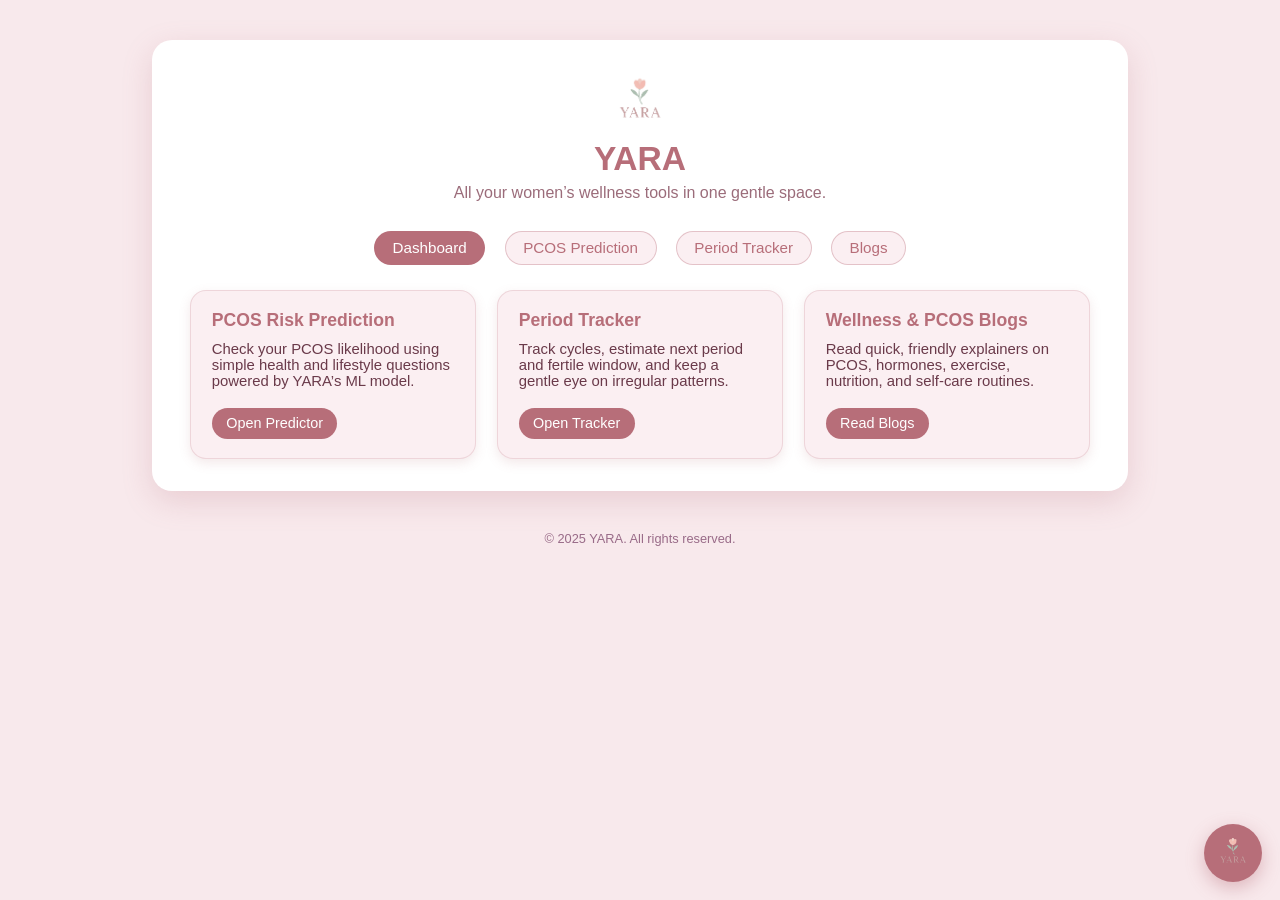
<file: frontend/index.html>
<!DOCTYPE html>
<html lang="en">
<head>
  <meta charset="UTF-8" />
  <meta name="viewport" content="width=device-width, initial-scale=1.0"/>
  <title>YARA — Wellness Dashboard</title>
  <link rel="stylesheet" href="style.css" />
</head>
<body>
  <div class="dashboard-shell">
    <header class="dashboard-header">
      <img src="assets/yara-logo.png" alt="YARA Logo" class="logo" />
      <h1>YARA</h1>
      <p>All your women’s wellness tools in one gentle space.</p>
    </header>

    <nav class="nav-tabs">
      <a href="index.html" class="nav-tab active">Dashboard</a>
      <a href="pcos.html" class="nav-tab">PCOS Prediction</a>
      <a href="tracker.html" class="nav-tab">Period Tracker</a>
      <a href="blogs.html" class="nav-tab">Blogs</a>
    </nav>

    <section class="card-grid">
      <article class="feature-card">
        <h2>PCOS Risk Prediction</h2>
        <p>Check your PCOS likelihood using simple health and lifestyle questions powered by YARA’s ML model.</p>
        <a href="pcos.html">Open Predictor</a>
      </article>

      <article class="feature-card">
        <h2>Period Tracker</h2>
        <p>Track cycles, estimate next period and fertile window, and keep a gentle eye on irregular patterns.</p>
        <a href="tracker.html">Open Tracker</a>
      </article>

      <article class="feature-card">
        <h2>Wellness & PCOS Blogs</h2>
        <p>Read quick, friendly explainers on PCOS, hormones, exercise, nutrition, and self‑care routines.</p>
        <a href="blogs.html">Read Blogs</a>
      </article>
    </section>
  </div>

  <!-- Sakhi floating assistant -->
  <button id="sakhi-toggle" class="sakhi-button" type="button" title="Chat with Sakhi">
    <img src="assets/yara-logo.png" alt="Sakhi" />
  </button>

  <div id="sakhi-panel" class="sakhi-panel hidden">
    <div class="sakhi-panel-header">
      <span>🩷 Sakhi</span>
      <button class="sakhi-close" id="sakhi-close" type="button">&times;</button>
    </div>
    <div id="sakhi-messages" class="sakhi-messages"></div>
    <div class="sakhi-input-row">
      <input id="sakhi-input" type="text" placeholder="Ask about your cycle, mood..." />
      <button id="sakhi-send" type="button">Send</button>
    </div>
  </div>
<footer style="margin-top:2rem; text-align:center; font-size:0.8rem; color:#996b88;">
  © 2025 YARA. All rights reserved.
</footer>

  <script src="sakhi.js"></script>
</body>
</html>
</file>
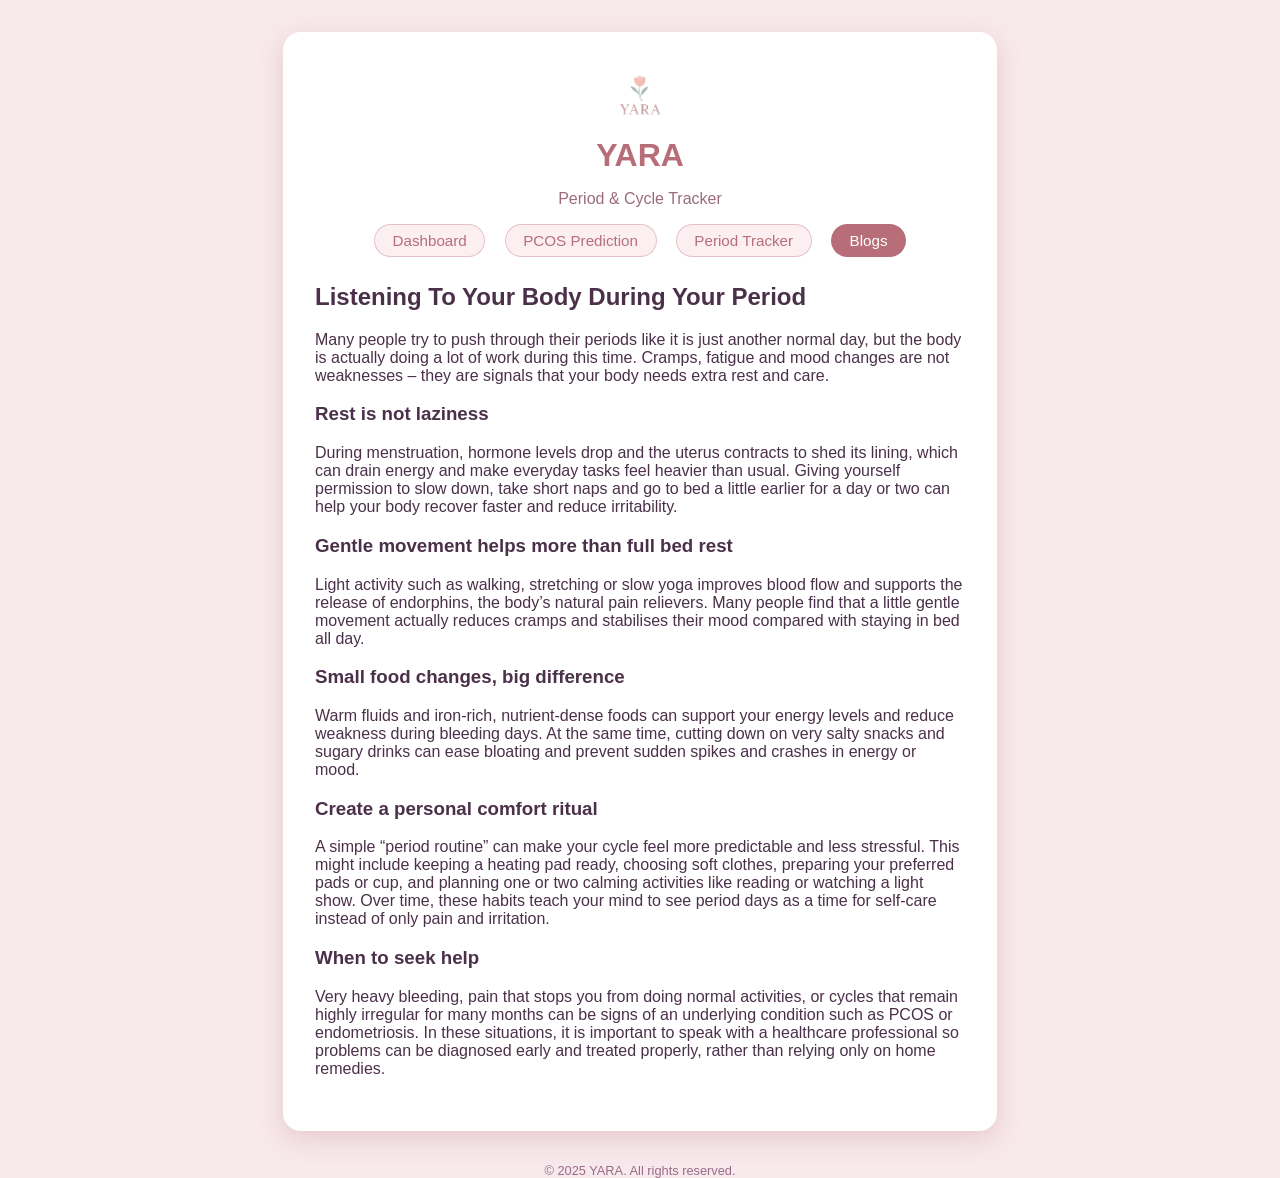
<file: frontend/blog-body.html>
<!DOCTYPE html>
<html lang="en">
<head>
  <meta charset="UTF-8" />
  <meta name="viewport" content="width=device-width, initial-scale=1.0" />
  <title>YARA Blog – Listening To Your Body During Your Period</title>
  <link rel="stylesheet" href="style.css" />
</head>
<body>
  <div class="container">
    <header>
      <img src="assets/yara-logo.png" alt="YARA Logo" class="logo" />
      <h1>YARA</h1>
      <p class="tagline">Period & Cycle Tracker</p>

      <nav class="nav-tabs">
        <a href="index.html" class="nav-tab">Dashboard</a>
        <a href="pcos.html" class="nav-tab">PCOS Prediction</a>
        <a href="tracker.html" class="nav-tab">Period Tracker</a>
        <a href="blogs.html" class="nav-tab active">Blogs</a>
      </nav>
    </header>

    <main class="blog-article">
      <h2>Listening To Your Body During Your Period</h2>
      <p>
        Many people try to push through their periods like it is just another normal day,
        but the body is actually doing a lot of work during this time. Cramps, fatigue and
        mood changes are not weaknesses – they are signals that your body needs extra rest
        and care.
      </p>

      <h3>Rest is not laziness</h3>
      <p>
        During menstruation, hormone levels drop and the uterus contracts to shed its
        lining, which can drain energy and make everyday tasks feel heavier than usual.
        Giving yourself permission to slow down, take short naps and go to bed a little
        earlier for a day or two can help your body recover faster and reduce irritability.
      </p>

      <h3>Gentle movement helps more than full bed rest</h3>
      <p>
        Light activity such as walking, stretching or slow yoga improves blood flow and
        supports the release of endorphins, the body’s natural pain relievers. Many people
        find that a little gentle movement actually reduces cramps and stabilises their
        mood compared with staying in bed all day.
      </p>

      <h3>Small food changes, big difference</h3>
      <p>
        Warm fluids and iron‑rich, nutrient‑dense foods can support your energy levels and
        reduce weakness during bleeding days. At the same time, cutting down on very salty
        snacks and sugary drinks can ease bloating and prevent sudden spikes and crashes in
        energy or mood.
      </p>

      <h3>Create a personal comfort ritual</h3>
      <p>
        A simple “period routine” can make your cycle feel more predictable and less
        stressful. This might include keeping a heating pad ready, choosing soft clothes,
        preparing your preferred pads or cup, and planning one or two calming activities
        like reading or watching a light show. Over time, these habits teach your mind to
        see period days as a time for self‑care instead of only pain and irritation.
      </p>

      <h3>When to seek help</h3>
      <p>
        Very heavy bleeding, pain that stops you from doing normal activities, or cycles
        that remain highly irregular for many months can be signs of an underlying
        condition such as PCOS or endometriosis. In these situations, it is important to
        speak with a healthcare professional so problems can be diagnosed early and
        treated properly, rather than relying only on home remedies.
      </p>
    </main>
  </div>
  <footer style="margin-top:2rem; text-align:center; font-size:0.8rem; color:#996b88;">
  © 2025 YARA. All rights reserved.
</footer>

</body>
</html>
</file>
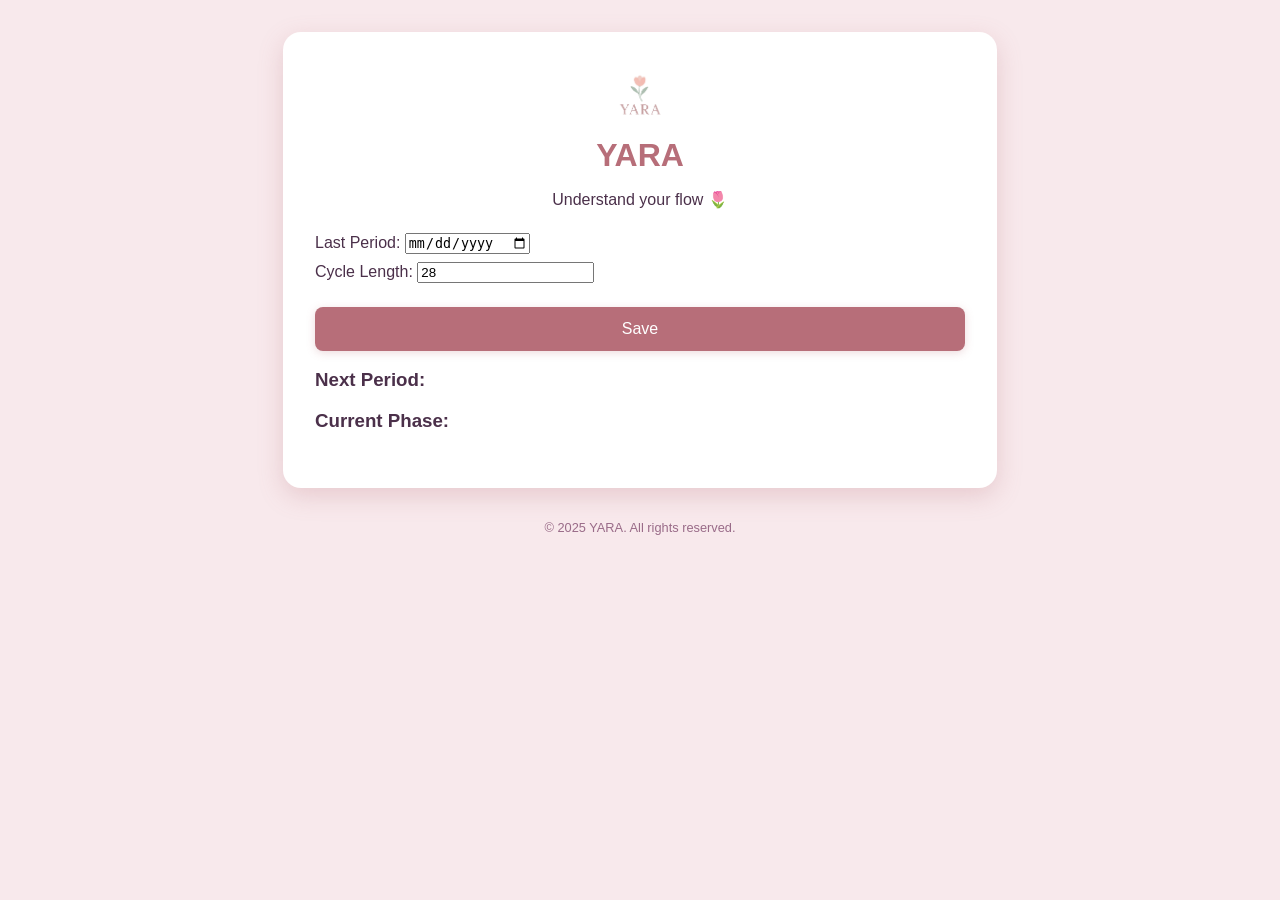
<file: frontend/cycle.html>
<!DOCTYPE html>
<html lang="en">
<head>
  <title>YARA — Cycle Tracker</title>
  <link rel="stylesheet" href="style.css" />
  <script defer src="tracker.js"></script>
</head>
<body>
  <div class="container">
    <header>
      <img src="assets/yara-logo.png" class="logo" />
      <h1>YARA</h1>
      <p>Understand your flow 🌷</p>
    </header>

    <form id="log-form">
      <label>Last Period:
        <input type="date" name="start_date" required />
      </label>
      <label>Cycle Length:
        <input type="number" name="cycle_length" value="28" required />
      </label>
      <button type="submit">Save</button>
    </form>

    <section id="summary" class="hidden">
      <h3>Next Period: <span id="next-date"></span></h3>
      <h3>Current Phase: <span id="phase"></span></h3>
    </section>

    <div id="calendar"></div>
  </div>
  <footer style="margin-top:2rem; text-align:center; font-size:0.8rem; color:#996b88;">
  © 2025 YARA. All rights reserved.
</footer>

</body>
</html>
</file>
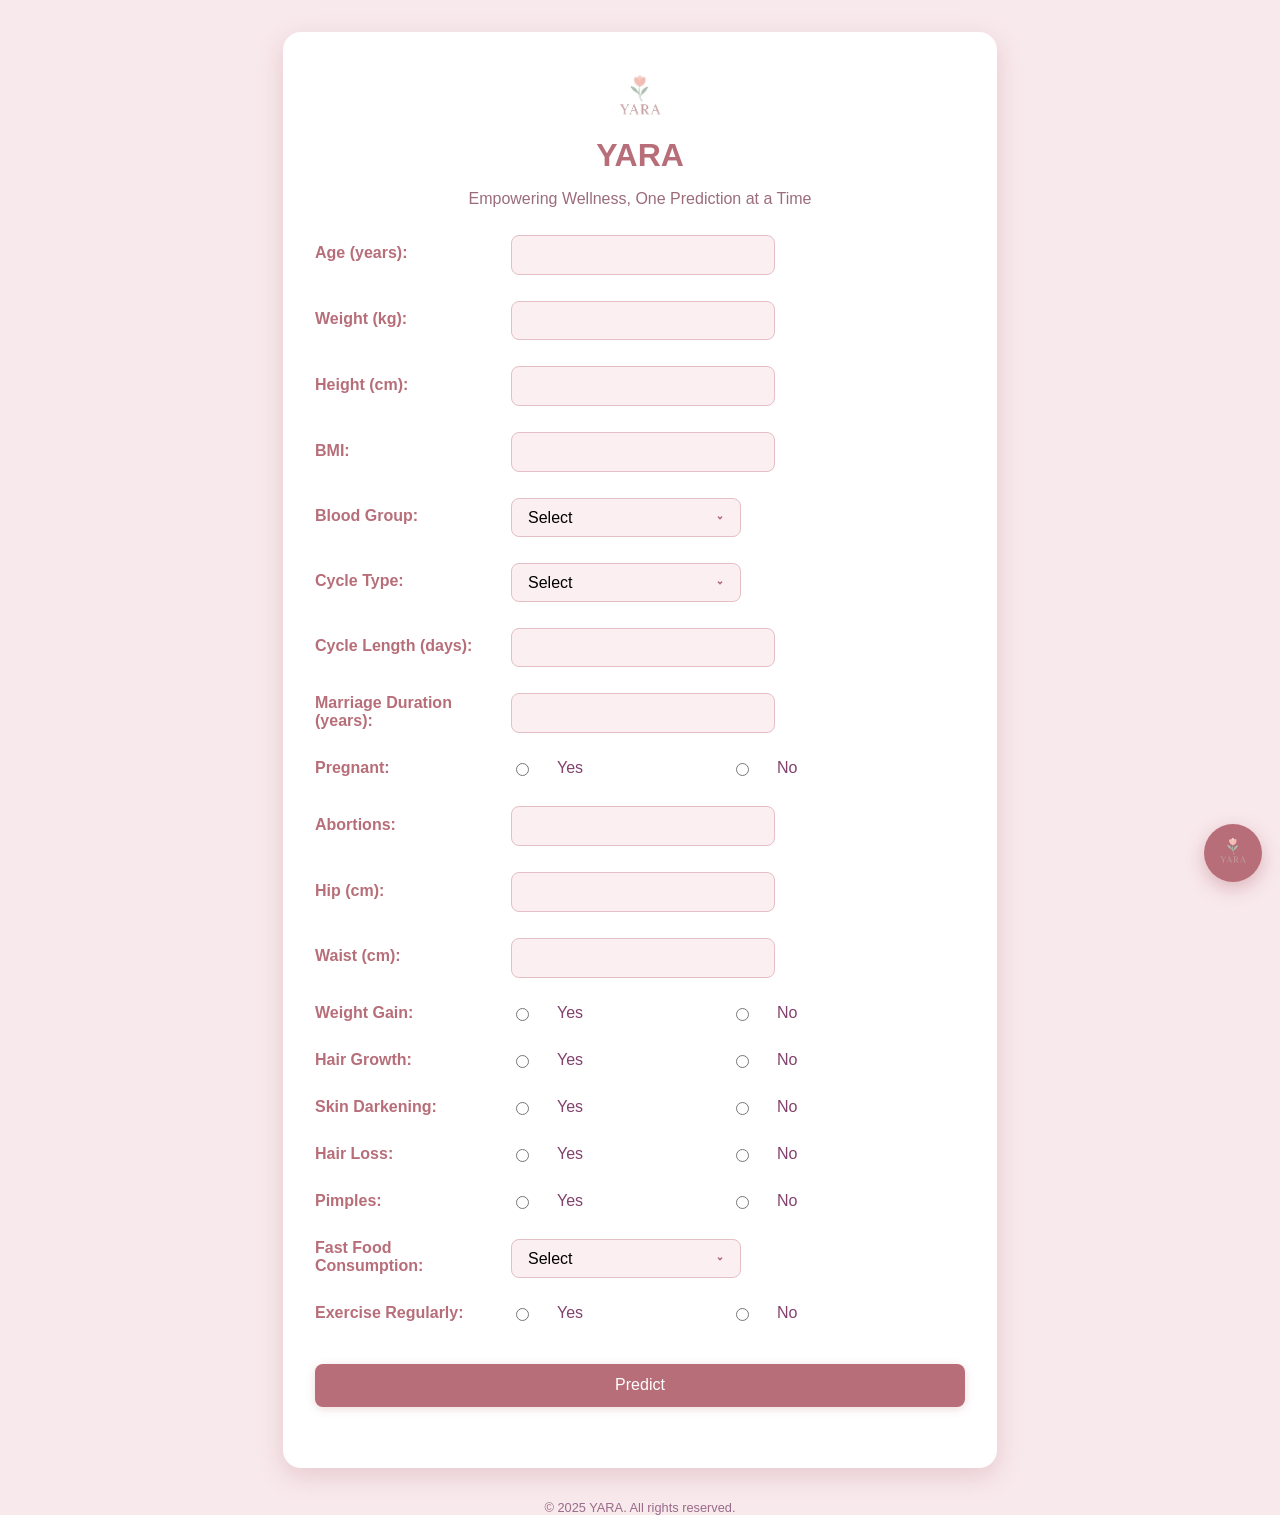
<file: frontend/pcos.html>
<!DOCTYPE html>
<html lang="en">
<head>
  <meta charset="UTF-8" />
  <meta name="viewport" content="width=device-width, initial-scale=1.0"/>
  <title>YARA — PCOS Predictor</title>
  <link rel="stylesheet" href="style.css"/>
  <script defer src="script.js"></script>
</head>
<body>
  <div class="container">
    <header>
      <img src="assets/yara-logo.png" alt="YARA Logo" class="logo" />
      <h1>YARA</h1>
      <p class="tagline">Empowering Wellness, One Prediction at a Time</p>
    </header>

    <form id="pcos-form">
      <div class="form-row">
        <label for="age">Age (years):</label>
        <input name="age" id="age" type="number" required />
      </div>
      <div class="form-row">
        <label for="weight">Weight (kg):</label>
        <input name="weight" id="weight" type="number" required />
      </div>
      <div class="form-row">
        <label for="height">Height (cm):</label>
        <input name="height" id="height" type="number" required />
      </div>
      <div class="form-row">
        <label for="bmi">BMI:</label>
        <input name="bmi" id="bmi" type="number" step="0.1" required />
      </div>

      <div class="form-row">
        <label for="blood_group">Blood Group:</label>
        <select name="blood_group" id="blood_group" required>
          <option value="">Select</option>
          <option value="11">A+</option>
          <option value="12">A−</option>
          <option value="13">B+</option>
          <option value="14">B−</option>
          <option value="15">AB+</option>
          <option value="16">AB−</option>
          <option value="17">O+</option>
          <option value="18">O−</option>
        </select>
      </div>

      <div class="form-row">
        <label for="cycle">Cycle Type:</label>
        <select name="cycle" id="cycle" required>
          <option value="">Select</option>
          <option value="2">Regular</option>
          <option value="4">Irregular</option>
        </select>
      </div>

      <div class="form-row">
        <label for="cycle_length">Cycle Length (days):</label>
        <input name="cycle_length" id="cycle_length" type="number" required />
      </div>
      <div class="form-row">
        <label for="marriage_years">Marriage Duration (years):</label>
        <input name="marriage_years" id="marriage_years" type="number" required />
      </div>

      <div class="form-row">
        <label>Pregnant:</label>
        <div class="radio-group">
          <input type="radio" id="pregnant_yes" name="pregnant" value="1" required>
          <label for="pregnant_yes">Yes</label>
          <input type="radio" id="pregnant_no" name="pregnant" value="0">
          <label for="pregnant_no">No</label>
        </div>
      </div>

      <div class="form-row">
        <label for="abortions">Abortions:</label>
        <input name="abortions" id="abortions" type="number" required />
      </div>
      <div class="form-row">
        <label for="hip">Hip (cm):</label>
        <input name="hip" id="hip" type="number" required />
      </div>
      <div class="form-row">
        <label for="waist">Waist (cm):</label>
        <input name="waist" id="waist" type="number" required />
      </div>

      <div class="form-row">
        <label>Weight Gain:</label>
        <div class="radio-group">
          <input type="radio" id="weight_gain_yes" name="weight_gain" value="1" required>
          <label for="weight_gain_yes">Yes</label>
          <input type="radio" id="weight_gain_no" name="weight_gain" value="0">
          <label for="weight_gain_no">No</label>
        </div>
      </div>

      <div class="form-row">
        <label>Hair Growth:</label>
        <div class="radio-group">
          <input type="radio" id="hair_growth_yes" name="hair_growth" value="1" required>
          <label for="hair_growth_yes">Yes</label>
          <input type="radio" id="hair_growth_no" name="hair_growth" value="0">
          <label for="hair_growth_no">No</label>
        </div>
      </div>

      <div class="form-row">
        <label>Skin Darkening:</label>
        <div class="radio-group">
          <input type="radio" id="skin_darkening_yes" name="skin_darkening" value="1" required>
          <label for="skin_darkening_yes">Yes</label>
          <input type="radio" id="skin_darkening_no" name="skin_darkening" value="0">
          <label for="skin_darkening_no">No</label>
        </div>
      </div>

      <div class="form-row">
        <label>Hair Loss:</label>
        <div class="radio-group">
          <input type="radio" id="hair_loss_yes" name="hair_loss" value="1" required>
          <label for="hair_loss_yes">Yes</label>
          <input type="radio" id="hair_loss_no" name="hair_loss" value="0">
          <label for="hair_loss_no">No</label>
        </div>
      </div>

      <div class="form-row">
        <label>Pimples:</label>
        <div class="radio-group">
          <input type="radio" id="pimples_yes" name="pimples" value="1" required>
          <label for="pimples_yes">Yes</label>
          <input type="radio" id="pimples_no" name="pimples" value="0">
          <label for="pimples_no">No</label>
        </div>
      </div>

      <div class="form-row">
        <label for="fast_food">Fast Food Consumption:</label>
        <select name="fast_food" id="fast_food" required>
          <option value="">Select</option>
          <option value="1">Frequently</option>
          <option value="2">Occasionally</option>
          <option value="3">Rarely</option>
        </select>
      </div>

      <div class="form-row">
        <label>Exercise Regularly:</label>
        <div class="radio-group">
          <input type="radio" id="exercise_yes" name="exercise" value="1" required>
          <label for="exercise_yes">Yes</label>
          <input type="radio" id="exercise_no" name="exercise" value="0">
          <label for="exercise_no">No</label>
        </div>
      </div>

      <button type="submit">Predict</button>
    </form>

    <h3 id="result"></h3>
  </div>

  <button id="sakhi-toggle" class="sakhi-button" type="button" title="Chat with Sakhi">
    <img src="assets/yara-logo.png" alt="Sakhi" />
  </button>

  <div id="sakhi-panel" class="sakhi-panel hidden">
    <div class="sakhi-panel-header">
      <span>🩷 Sakhi</span>
      <button class="sakhi-close" id="sakhi-close" type="button">&times;</button>
    </div>
    <div id="sakhi-messages" class="sakhi-messages"></div>
    <div class="sakhi-input-row">
      <input id="sakhi-input" type="text" placeholder="Ask about your cycle, mood..." />
      <button id="sakhi-send" type="button">Send</button>
    </div>
  </div>

  <footer style="margin-top:2rem; text-align:center; font-size:0.8rem; color:#996b88;">
    © 2025 YARA. All rights reserved.
  </footer>
</body>
</html>
</file>
<file: frontend/style.css>
:root {
  /* main heading color */
  --accent-dark: #b76e79;

  /* derived palette from h1 */
  --primary-bg: #f8e9ec;       /* page background (light h1) */
  --form-bg: #ffffff;
  --accent: var(--accent-dark); /* buttons, focus, etc. */
  --label-color: var(--accent-dark);
  --radio-color: var(--accent-dark);
  --input-bg: #fbeff2;         /* very light h1 */
  --input-border: #e4bfc5;
  --dropdown-bg: #fbeff2;
  --dropdown-arrow: var(--accent-dark);
}

body {
  font-family: 'Segoe UI', sans-serif;
  background: var(--primary-bg);
  margin: 0;
  padding: 0;
  color: #4b304a;
}

.container {
  max-width: 650px;
  margin: 2rem auto;
  padding: 2.3rem 2rem;
  background: var(--form-bg);
  border-radius: 18px;
  box-shadow: 0 8px 24px rgba(183, 110, 121, 0.25);
}

.logo {
  height: 60px;
  display: block;
  margin: 0 auto 0.5rem;
}

header {
  text-align: center;
  margin-bottom: 1.5rem;
}

h1 {
  font-size: 2rem;
  color: var(--accent-dark);   /* main brand color */
  margin: 0.5rem 0;
}

.tagline {
  color: #9b6c7a;
  font-size: 1rem;
}

form {
  display: flex;
  flex-direction: column;
  gap: 0.5em;
}

.form-row {
  display: flex;
  align-items: center;
  margin-bottom: 15px;
  flex-wrap: wrap;
}

.form-row label {
  width: 180px;
  min-width: 140px;
  font-weight: 600;
  margin-right: 16px;
  color: var(--label-color);   /* same family as h1 */
  flex-shrink: 0;
}

.form-row input[type="number"],
.form-row input[type="text"],
.form-row select {
  flex: 1;
  max-width: 230px;
  padding: 0.62em 1em;
  border-radius: 8px;
  border: 1.5px solid var(--input-border);
  background: var(--input-bg);
  font-size: 1rem;
  margin-top: 3px;
  transition: border 0.2s, background 0.2s;
}

.form-row select:focus,
.form-row input:focus {
  outline: none;
  border: 1.5px solid var(--accent);  /* h1 color */
  background: #fff;
}

.form-row select {
  appearance: none;
  background:
    var(--dropdown-bg)
    url("data:image/svg+xml;utf8,<svg fill='%23b76e79' height='16' viewBox='0 0 20 20' width='16' xmlns='http://www.w3.org/2000/svg'><path d='M7.293 9.293a1 1 0 0 1 1.414 0L10 10.586l1.293-1.293a1 1 0 1 1 1.414 1.414l-2 2a1 1 0 0 1-1.414 0l-2-2a1 1 0 0 1 0-1.414z'/></svg>")
    no-repeat right 0.75em center/1em 1em !important;
  padding-right: 2.3em;
  border: 1.5px solid var(--input-border);
}

.radio-group {
  display: flex;
  gap: 1.5em;
  align-items: center;
  margin: 3px 0;
}

.radio-group input[type="radio"] {
  accent-color: var(--radio-color);   /* h1 color */
  margin-right: 4px;
}

.radio-group label {
  font-weight: 400;
  color: #82416d;
  margin-right: 10px;
  width: auto;
}

button[type="submit"] {
  background: var(--accent);          /* h1 color */
  color: #fff;
  font-size: 1rem;
  border-radius: 8px;
  border: none;
  padding: 0.8rem 1.5rem;
  box-shadow: 0 2px 8px rgba(183,110,121,0.25);
  cursor: pointer;
  margin-top: 16px;
  transition: background 0.18s;
}

button[type="submit"]:hover {
  background: #9b5d67;               /* slightly darker than h1 */
}

h3#result {
  margin-top: 1.5rem;
  text-align: center;
  color: var(--accent-dark);         /* h1 color */
}

@media (max-width: 600px) {
  .container {
    padding: 1.1rem 4vw;
    max-width: 99vw;
  }
  .form-row {
    flex-direction: column;
    align-items: stretch;
    gap: 4px;
  }
  .form-row label {
    width: 100%;
    min-width: 0;
    margin-bottom: 2px;
  }
}
/* ---- DASHBOARD LAYOUT ---- */

.dashboard-shell {
  max-width: 900px;
  margin: 2.5rem auto;
  padding: 2rem 2.4rem;
  background: var(--form-bg);
  border-radius: 20px;
  box-shadow: 0 10px 30px rgba(183,110,121,0.22);
}

.dashboard-header {
  text-align: center;
  margin-bottom: 1.8rem;
}

.dashboard-header h1 {
  font-size: 2.1rem;
  color: var(--accent-dark);   /* same as main h1 */
  margin: 0.4rem 0;
}

.dashboard-header p {
  color: #9b6c7a;
  margin: 0;
}

.nav-tabs {
  display: flex;
  justify-content: center;
  gap: 1.2rem;
  margin-bottom: 1.6rem;
  flex-wrap: wrap;
}

.nav-tab {
  padding: 0.45rem 1.1rem;
  border-radius: 999px;
  border: 1px solid rgba(183,110,121,0.35);
  background: #fbeff2;
  color: var(--accent-dark);
  font-size: 0.95rem;
  text-decoration: none;
  transition: background 0.18s, color 0.18s, transform 0.1s;
}

.nav-tab:hover {
  background: var(--accent-dark);
  color: #fff;
  transform: translateY(-1px);
}

.nav-tab.active {
  background: var(--accent-dark);
  color: #fff;
}

.card-grid {
  display: grid;
  grid-template-columns: repeat(auto-fit, minmax(230px, 1fr));
  gap: 1.3rem;
}

.feature-card {
  background: #fbeff2;
  border-radius: 16px;
  padding: 1.2rem 1.3rem;
  border: 1px solid rgba(183,110,121,0.2);
  box-shadow: 0 4px 12px rgba(183,110,121,0.16);
  display: flex;
  flex-direction: column;
  gap: 0.6rem;
}

.feature-card h2 {
  margin: 0;
  font-size: 1.1rem;
  color: var(--accent-dark);
}

.feature-card p {
  margin: 0;
  font-size: 0.93rem;
  color: #6a3a4a;
}

.feature-card a {
  align-self: flex-start;
  margin-top: 0.6rem;
  padding: 0.45rem 0.9rem;
  border-radius: 999px;
  background: var(--accent-dark);
  color: #fff;
  font-size: 0.9rem;
  text-decoration: none;
  border: none;
  cursor: pointer;
  transition: background 0.18s, transform 0.1s;
}

.feature-card a:hover {
  background: #9b5d67;
  transform: translateY(-1px);
}

@media (max-width: 600px) {
  .dashboard-shell {
    padding: 1.5rem 1.2rem;
    margin: 1.5rem auto;
  }
}
.day-modal {
  position: fixed;
  left: 0;
  right: 0;
  bottom: 0;
  background: rgba(75, 48, 74, 0.25);
  display: flex;
  justify-content: center;
  align-items: flex-end;
  z-index: 1000;
}

.day-modal.hidden {
  display: none;
}

.day-modal-content {
  width: 100%;
  max-width: 520px;
  background: #ffffff;
  border-radius: 18px 18px 0 0;
  padding: 1.2rem 1.4rem 1.1rem 1.4rem;
  box-shadow: 0 -6px 18px rgba(183, 110, 121, 0.28);
}

.day-modal-content h3 {
  margin: 0 0 0.6rem 0;
  text-align: center;
  color: var(--accent-dark);
}

.day-modal .form-row {
  margin-bottom: 10px;
}

.modal-actions {
  display: flex;
  justify-content: flex-end;
  gap: 0.6rem;
  margin-top: 0.6rem;
}

.modal-actions button {
  border-radius: 999px;
  border: none;
  padding: 0.45rem 1.1rem;
  font-size: 0.9rem;
  cursor: pointer;
}

#modal-cancel {
  background: #fbeff2;
  color: #82416d;
}

#modal-save {
  background: var(--accent);
  color: #fff;
}

/* Sakhi assistant widget */
.sakhi-button {
  position: fixed;
  right: 18px;
  bottom: 18px;
  width: 58px;
  height: 58px;
  border-radius: 50%;
  border: none;
  background: var(--accent);
  box-shadow: 0 6px 18px rgba(183, 110, 121, 0.42);
  cursor: pointer;
  display: flex;
  align-items: center;
  justify-content: center;
  padding: 0;
  z-index: 1200;
}

.sakhi-button img {
  width: 38px;
  height: 38px;
  border-radius: 50%;
}

.sakhi-panel {
  position: fixed;
  right: 18px;
  bottom: 86px;
  width: 280px;
  max-height: 360px;
  background: #ffffff;
  border-radius: 16px;
  box-shadow: 0 10px 30px rgba(183, 110, 121, 0.45);
  display: flex;
  flex-direction: column;
  overflow: hidden;
  z-index: 1199;
}

.sakhi-panel.hidden {
  display: none;
}

.sakhi-panel-header {
  background: #fbe0ee;
  padding: 0.6rem 0.8rem;
  display: flex;
  align-items: center;
  justify-content: space-between;
}

.sakhi-panel-header span {
  font-weight: 600;
  color: var(--accent-dark);
}

.sakhi-close {
  border: none;
  background: transparent;
  font-size: 1.1rem;
  cbackground: rgba(0, 0, 0, 0.35);
  z-index: 1000;
}

#day-modal .day-modal-content {
  background: #fff7fb;
  padding: 1rem 1.2rem;
  border-radius: 14px;
  max-width: 360px;
  width: 90%;
}
ursor: pointer;
  color: #82416d;
}

.sakhi-messages {
  flex: 1;
  padding: 0.6rem 0.8rem;
  overflow-y: auto;
  font-size: 0.9rem;
}

.sakhi-msg {
  margin-bottom: 0.4rem;
  line-height: 1.3;
}

.sakhi-msg.me {
  text-align: right;
  color: #5b2942;
}

.sakhi-msg.bot {
  text-align: left;
  color: #4b304a;
}

.sakhi-input-row {
  padding: 0.5rem 0.6rem;
  border-top: 1px solid #f1cadc;
  display: flex;
  gap: 0.35rem;
}

#sakhi-input {
  flex: 1;
  border-radius: 999px;
  border: 1px solid #e8c0d4;
  padding: 0.35rem 0.7rem;
  font-size: 0.9rem;
}

#sakhi-send {
  border-radius: 999px;
  border: none;
  padding: 0.35rem 0.9rem;
  font-size: 0.85rem;
  background: var(--accent);
  color: #fff;
  cursor: pointer;
}
#day-modal {
  position: fixed;
  inset: 0;
  display: none;                 /* hidden until a date is clicked */
  align-items: center;
  justify-content: center;
  background: rgba(0, 0, 0, 0.35);
  z-index: 1000;
}

#day-modal .day-modal-content {
  background: #fff7fb;
  padding: 1rem 1.2rem;
  border-radius: 14px;
  max-width: 360px;
  width: 90%;
  box-shadow: 0 3px 10px rgba(183,110,121,0.35);
}
</file>
